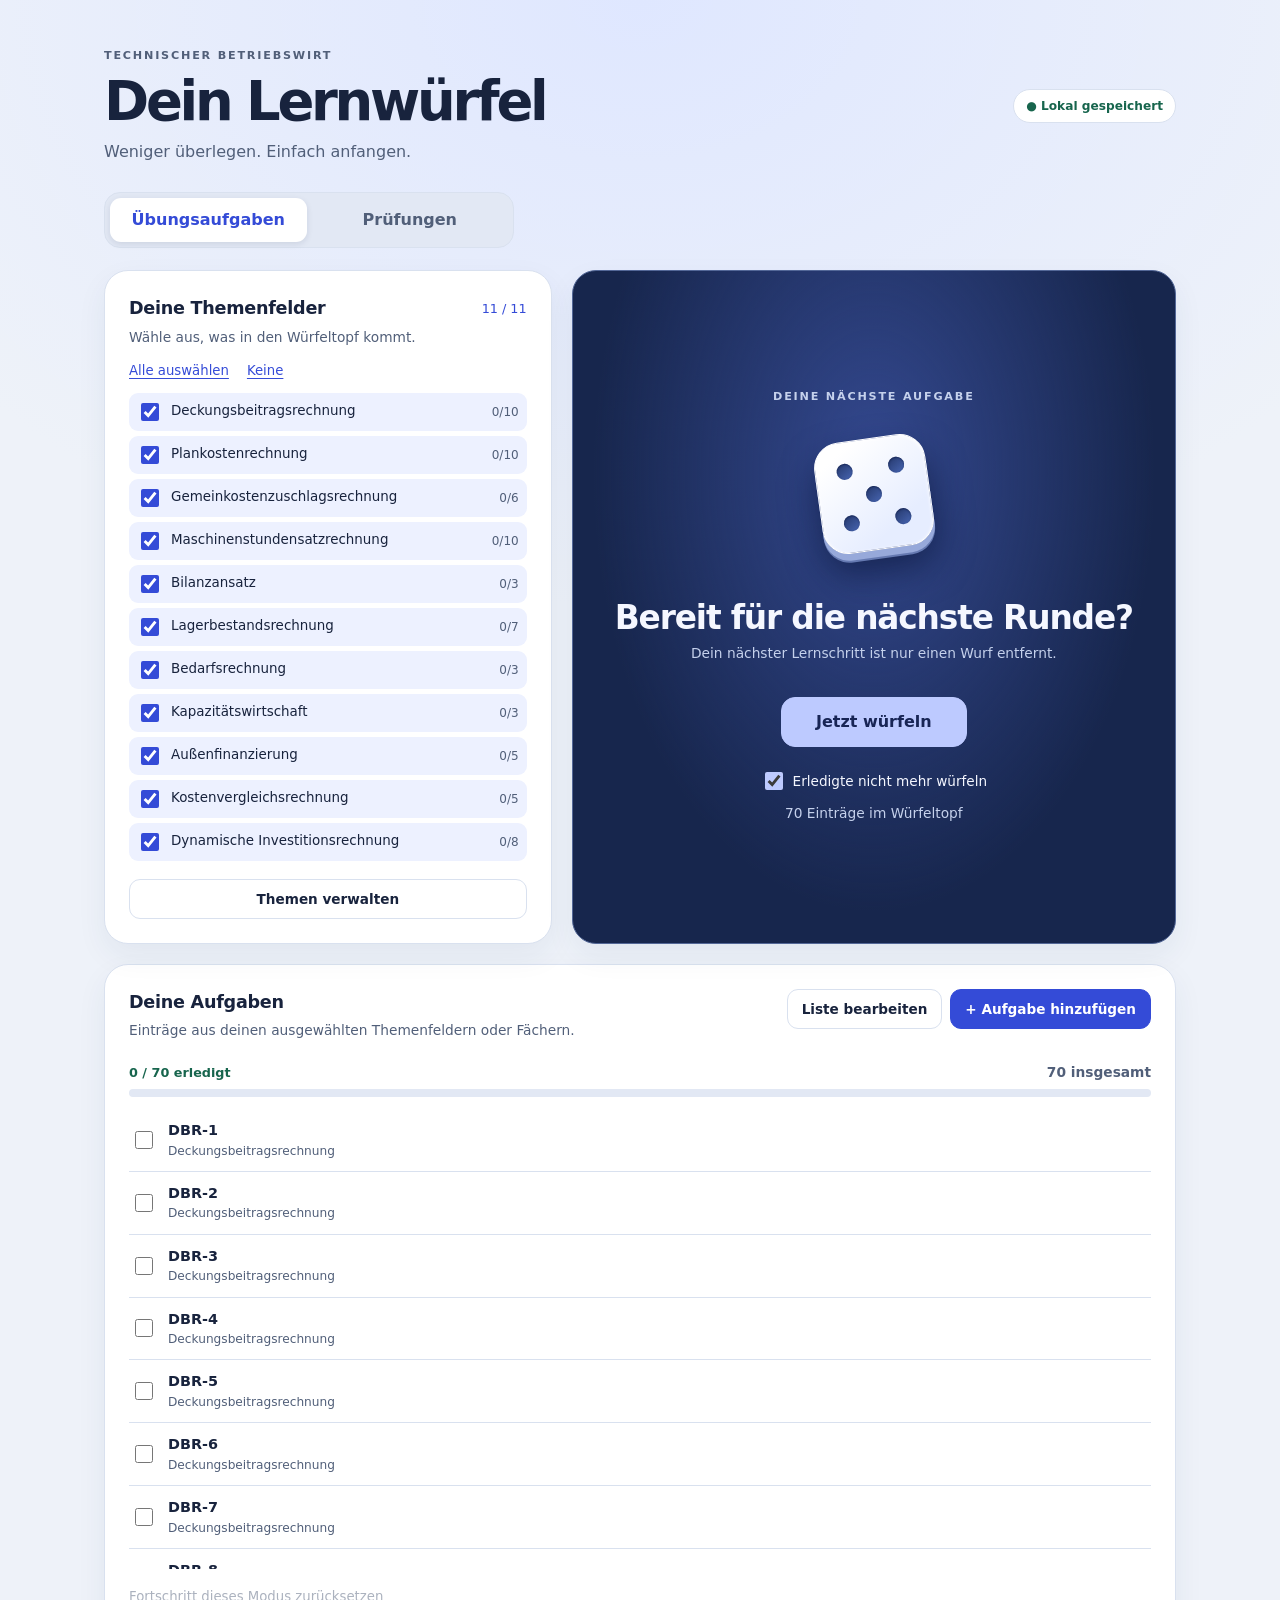
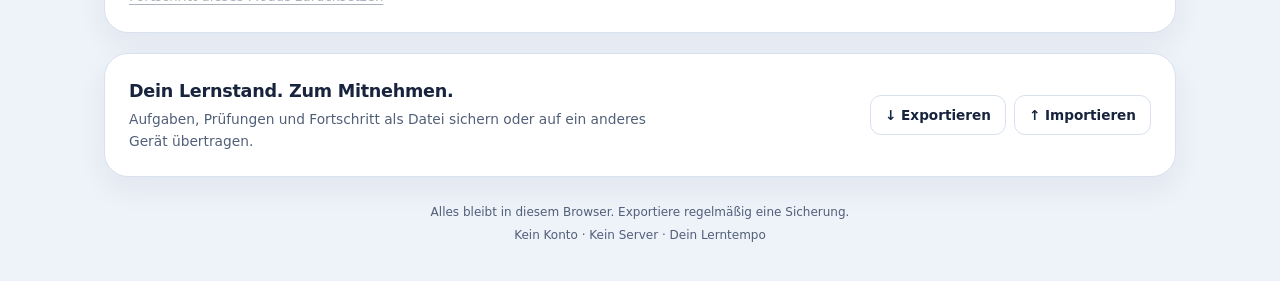
<file: index.html>
<!doctype html>
<html lang="de">
<head>
<meta charset="utf-8">
<meta name="viewport" content="width=device-width, initial-scale=1">
<meta name="description" content="Dein Lernwürfel für den Technischen Betriebswirt: Aufgaben und Prüfungen verwalten, auswählen und würfeln.">
<title>TBW · Lernwürfel</title>
<link rel="stylesheet" href="styles.css">
<script src="data.js" defer></script>
<script src="app.js" defer></script>
</head>
<body>
<main>
  <header class="header"><div><p class="eyebrow">TECHNISCHER BETRIEBSWIRT</p><h1>Dein Lernwürfel</h1><p class="subtitle">Weniger überlegen. Einfach anfangen.</p></div><span class="local-badge"><span aria-hidden="true">●</span> Lokal gespeichert</span></header>
  <p id="storageWarning" class="notice error" role="alert" hidden></p>
  <p id="message" class="notice" role="status" hidden></p>
  <nav class="mode-switch" aria-label="Würfelmodus"><button id="modeTasks" aria-pressed="true">Übungsaufgaben</button><button id="modeExams" aria-pressed="false">Prüfungen</button></nav>
  <div class="workspace">
    <section class="card selection" aria-labelledby="selectionTitle">
      <div class="section-head"><h2 id="selectionTitle">Deine Themenfelder</h2><span class="count" id="selectionCount"></span></div>
      <p class="hint">Wähle aus, was in den Würfeltopf kommt.</p>
      <div class="text-actions"><button id="selectAll" class="text-btn">Alle auswählen</button><button id="selectNone" class="text-btn">Keine</button></div>
      <div id="groups" class="group-options"></div>
      <button id="manageGroups" class="btn full">Themen verwalten</button>
    </section>
    <section class="card stage" aria-label="Würfel">
      <span class="eyebrow" id="stageMode">DEINE NÄCHSTE AUFGABE</span>
      <div class="die" id="die" aria-hidden="true"></div>
      <div id="result" class="result" role="status" aria-live="polite" aria-atomic="true"><p class="hint" id="resultGroup"></p><h2 id="resultTitle">Bereit für die nächste Runde?</h2><p class="hint" id="resultHint">Dein nächster Lernschritt ist nur einen Wurf entfernt.</p></div>
      <button class="btn primary roll-btn" id="roll">Jetzt würfeln</button>
      <button class="btn success" id="markDone" hidden>✓ Als erledigt markieren</button>
      <label class="skip-label"><input type="checkbox" id="skipDone" checked> Erledigte nicht mehr würfeln</label>
      <p id="poolCount" class="hint"></p>
    </section>
  </div>
  <section class="card library" aria-labelledby="listTitle">
    <div class="section-head library-head"><div><h2 id="listTitle">Deine Aufgaben</h2><p id="listHint" class="hint">Einträge aus deinen ausgewählten Themenfeldern.</p></div><div class="actions"><button id="manageToggle" class="btn" aria-pressed="false">Liste bearbeiten</button><button id="addEntry" class="btn primary">+ Aufgabe hinzufügen</button></div></div>
    <div class="progress-line"><span id="progress"></span><span id="totalCount" class="hint"></span></div><progress id="progressBar" value="0" max="70" aria-label="Fortschritt der angezeigten Einträge"></progress>
    <ul id="list" class="entry-list"></ul>
    <button id="reset" class="text-btn reset-btn">Fortschritt dieses Modus zurücksetzen</button>
  </section>
  <section class="backup card" aria-labelledby="backupTitle"><div><h2 id="backupTitle">Dein Lernstand. Zum Mitnehmen.</h2><p class="hint">Aufgaben, Prüfungen und Fortschritt als Datei sichern oder auf ein anderes Gerät übertragen.</p></div><div class="actions"><button id="export" class="btn">↓ Exportieren</button><button id="import" class="btn">↑ Importieren</button><input type="file" id="importFile" accept=".json,application/json" hidden></div></section>
  <footer>Alles bleibt in diesem Browser. Exportiere regelmäßig eine Sicherung.<br>Kein Konto · Kein Server · Dein Lerntempo</footer>
</main>
<dialog id="entryDialog" aria-labelledby="entryDialogTitle">
  <form id="entryForm"><div class="section-head"><h2 id="entryDialogTitle">Aufgabe hinzufügen</h2><button type="button" class="icon-btn" data-close="entryDialog" aria-label="Schließen">×</button></div>
    <input type="hidden" id="entryId"><label class="field"><span id="entryGroupLabel">Themenfeld</span><select id="entryGroup" required></select></label>
    <label class="field" id="taskFields">Aufgabenbezeichnung<input id="entryTitle" maxlength="250" required placeholder="z. B. DBR-11"></label>
    <div id="examFields" hidden><div class="form-row"><label class="field">Termin<input id="entryTerm" maxlength="80" placeholder="z. B. Frühjahr" list="terms"></label><label class="field year-field">Jahr<input id="entryYear" type="text" inputmode="numeric" pattern="[1-9][0-9]{3}" maxlength="4" placeholder="2024"></label></div><label class="field">Zusatz <span class="hint">optional</span><input id="entryNote" maxlength="500" placeholder="z. B. Nachprüfung"></label><datalist id="terms"><option value="Frühjahr"><option value="Herbst"></datalist><p class="hint" id="examPreview"></p></div>
    <p id="entryError" class="form-error" role="alert" hidden></p><div class="dialog-actions"><button type="button" class="btn" data-close="entryDialog">Abbrechen</button><button class="btn primary" type="submit">Speichern</button></div>
  </form>
</dialog>
<dialog id="groupsDialog" aria-labelledby="groupsDialogTitle"><div class="section-head"><h2 id="groupsDialogTitle">Themen verwalten</h2><button id="closeGroups" class="icon-btn" data-close="groupsDialog" aria-label="Schließen">×</button></div><p class="hint">Umbenennen erhält deine Einträge und deinen Fortschritt. Nur leere Bereiche lassen sich löschen.</p><ul id="groupList" class="group-list"></ul>
  <form id="groupForm"><input id="groupId" type="hidden"><label class="field" for="groupName" id="groupNameLabel">Neues Themenfeld</label><div class="input-action"><input id="groupName" required maxlength="250" placeholder="Bezeichnung eingeben"><button class="btn primary" id="saveGroup" type="submit">Hinzufügen</button></div><button id="cancelGroupEdit" class="text-btn" type="button" hidden>Umbenennen abbrechen</button><p id="groupError" class="form-error" role="alert" hidden></p></form>
</dialog>
<dialog id="confirmDialog" aria-labelledby="confirmTitle"><h2 id="confirmTitle">Bitte bestätigen</h2><p id="confirmText"></p><div class="dialog-actions"><button id="confirmCancel" class="btn">Abbrechen</button><button id="confirmOk" class="btn danger">Bestätigen</button></div></dialog>
<dialog id="importDialog" aria-labelledby="importTitle"><h2 id="importTitle">Sicherung importieren</h2><p id="importSummary"></p><p class="notice">Der Import ersetzt alle Aufgaben, Prüfungen, Einstellungen und Fortschritte in diesem Browser. Exportiere vorher deine aktuellen Daten.</p><button id="backupBeforeImport" class="btn">↓ Aktuellen Stand zuerst exportieren</button><label class="import-consent"><input id="importConsent" type="checkbox"> Ich möchte den aktuellen Datenbestand durch diese Sicherung ersetzen.</label><p id="importError" class="form-error" role="alert" hidden></p><div class="dialog-actions"><button class="btn" data-close="importDialog">Abbrechen</button><button id="confirmImport" class="btn primary" disabled>Sicherung übernehmen</button></div></dialog>
<noscript><p>Bitte JavaScript aktivieren, um den Lernwürfel zu verwenden.</p></noscript>
</body>
</html>
</file>
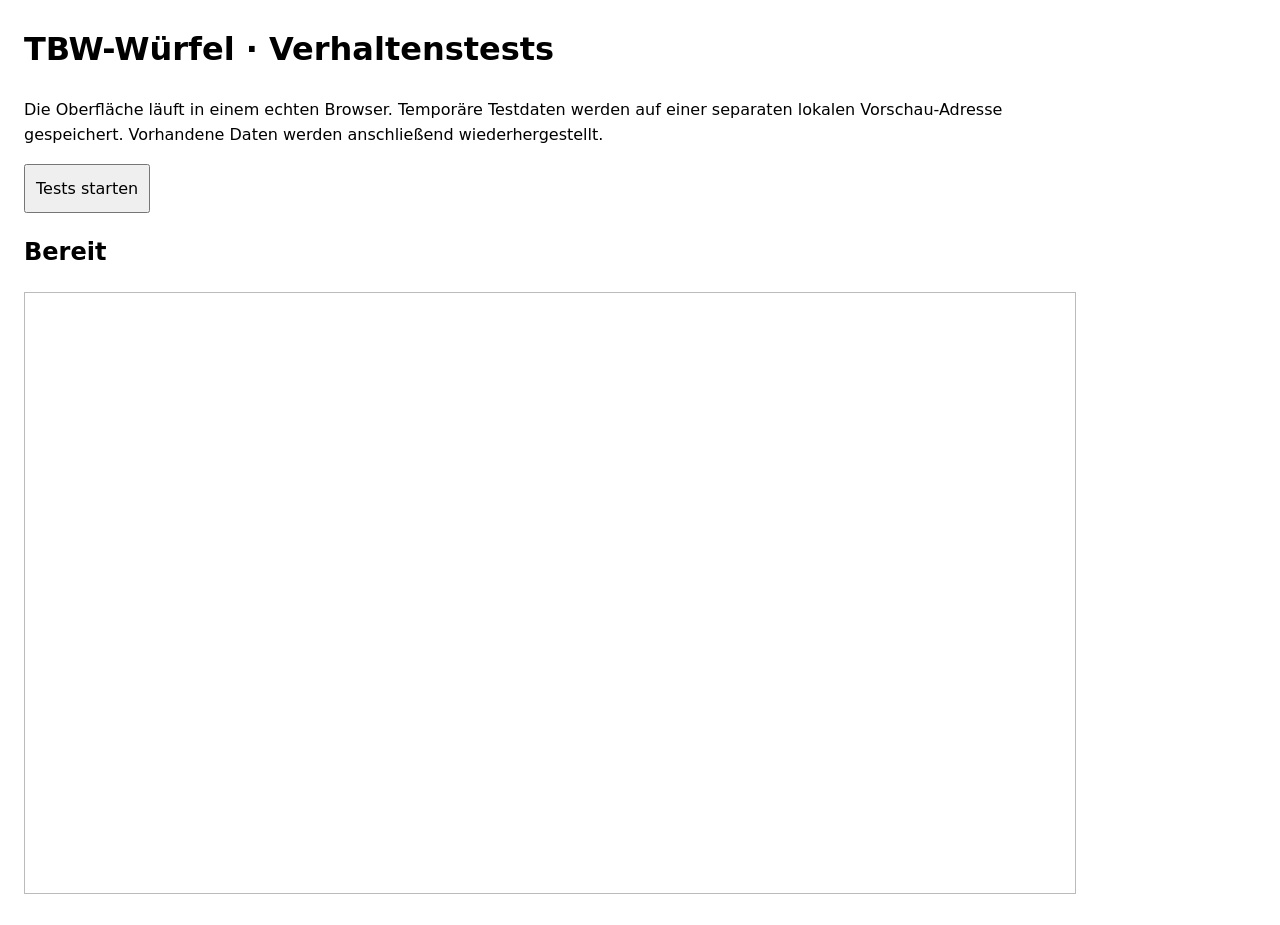
<file: tests/index.html>
<!doctype html><html lang="de"><meta charset="utf-8"><title>TBW-Würfel · Tests</title>
<style>body{font:16px/1.6 system-ui;margin:24px;max-width:1050px}li{padding:3px}.fail{color:#b21d32}.pass{color:#197644}iframe{width:100%;height:600px;border:1px solid #bbb}button{font:inherit;padding:10px}</style>
<h1>TBW-Würfel · Verhaltenstests</h1><p>Die Oberfläche läuft in einem echten Browser. Temporäre Testdaten werden auf einer separaten lokalen Vorschau-Adresse gespeichert. Vorhandene Daten werden anschließend wiederhergestellt.</p>
<button id="run">Tests starten</button><h2 id="summary">Bereit</h2><ul id="results"></ul><iframe id="app" title="Anwendung unter Test" src="about:blank"></iframe>
<script src="../data.js"></script><script src="data.test.js"></script><script src="ui.test.js"></script>
<script>
const run=document.getElementById('run'),frame=document.getElementById('app'),output=document.getElementById('results'),summary=document.getElementById('summary');
function render(results){output.replaceChildren();for(const r of results){const li=document.createElement('li');li.className=r.ok?'pass':'fail';li.textContent=(r.ok?'PASS: ':'FAIL: ')+r.name+(r.error?' – '+r.error:'');output.append(li);}summary.textContent=`${results.filter(r=>r.ok).length} / ${results.length} bestanden`;}
run.onclick=async()=>{run.disabled=true;const saved=localStorage.getItem('tbw-wuerfel-v1'),old=localStorage.getItem('aufgaben-wuerfel-erledigt');const data=runDataTests();render(data);try{localStorage.removeItem('tbw-wuerfel-v1');localStorage.removeItem('aufgaben-wuerfel-erledigt');await new Promise(r=>{frame.onload=r;frame.src='../index.html';});await runUITests(frame,r=>render([...data,...r]));}catch(e){render([...data,{ok:false,name:'Testlauf',error:e.message}]);}finally{if(saved===null)localStorage.removeItem('tbw-wuerfel-v1');else localStorage.setItem('tbw-wuerfel-v1',saved);if(old===null)localStorage.removeItem('aufgaben-wuerfel-erledigt');else localStorage.setItem('aufgaben-wuerfel-erledigt',old);run.disabled=false;}};
</script></html>
</file>
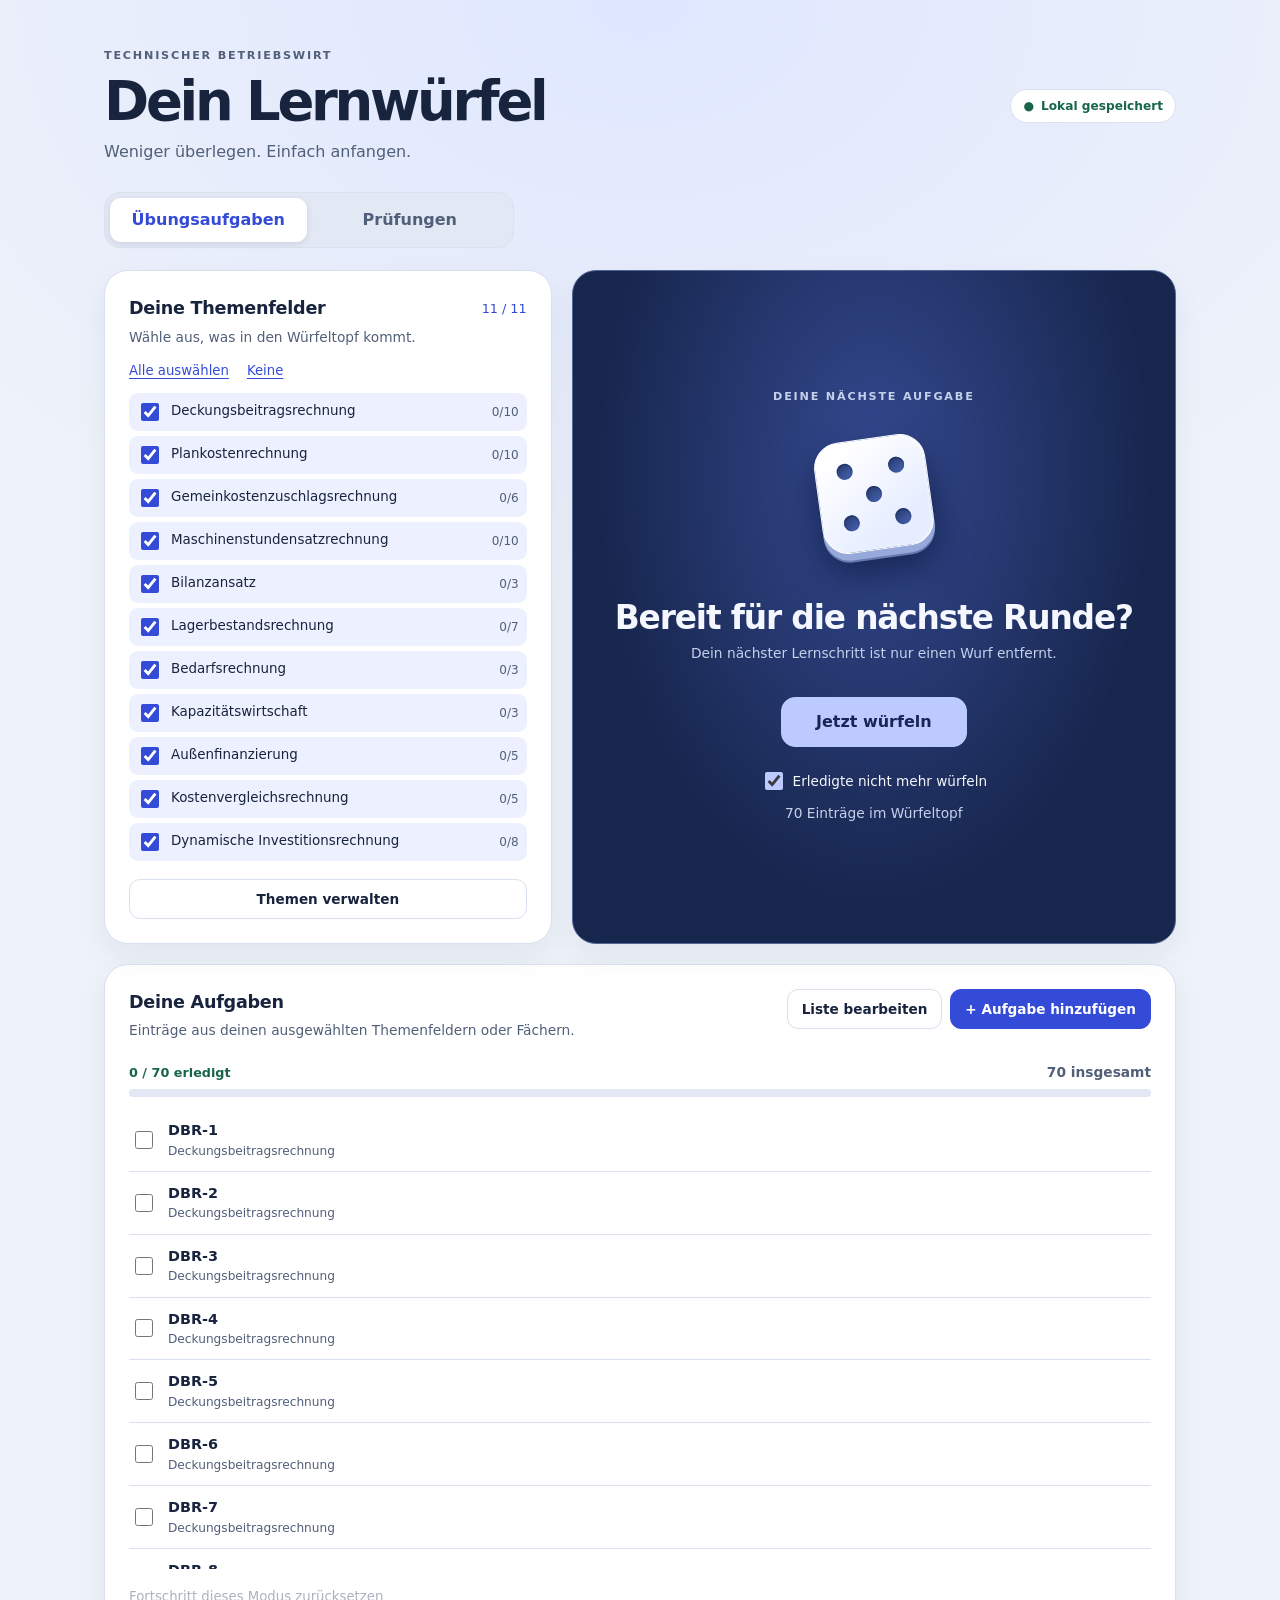
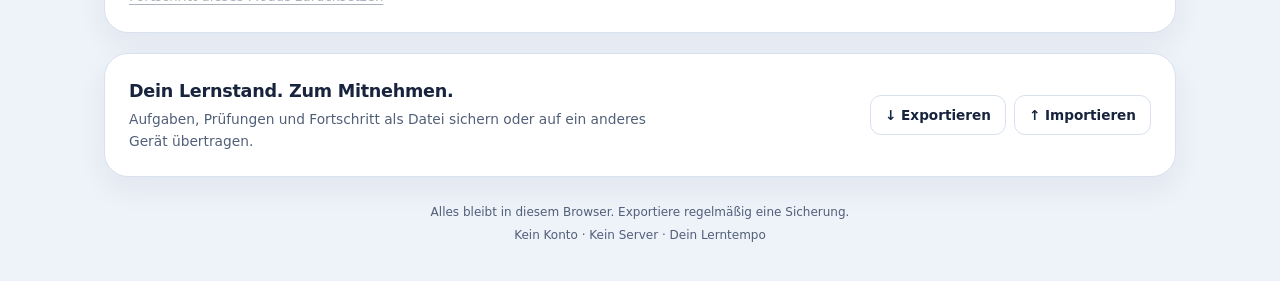
<file: TBW-Lernwuerfel.html>
<!doctype html>
<html lang="de">
<head>
<meta charset="utf-8">
<meta name="viewport" content="width=device-width, initial-scale=1">
<meta name="description" content="Dein Lernwürfel für den Technischen Betriebswirt: Aufgaben und Prüfungen verwalten, auswählen und würfeln.">
<title>TBW · Lernwürfel</title>
<style>
:root {
  color-scheme: light dark;
  --bg: #eef2f9;
  --card: #ffffff;
  --text: #18233d;
  --muted: #515f79;
  --accent: #344bd7;
  --accent-text: #fff;
  --border: #d9e1ef;
  --soft: #edf1ff;
  --done: #17654d;
  --danger: #a62d40;
  --shadow: 0 12px 30px #223b6510;
  --page-glow: #dfe7ff;
  --track: #e2e8f4;
}
@media(prefers-color-scheme:dark){:root{--bg:#0d1425;--card:#151f34;--text:#f0f4ff;--muted:#b0bdd5;--accent:#aebaff;--accent-text:#172456;--border:#303d59;--soft:#202d50;--done:#79dbb7;--danger:#ff9bac;--shadow:0 12px 32px #0003;--page-glow:#182848;--track:#202b43}}
*{box-sizing:border-box}body {
  margin: 0;
  min-height: 100vh;
  background: radial-gradient(ellipse 54rem 38rem at 50% 0, var(--page-glow), transparent), var(--bg);
  color: var(--text);
  font: 16px/1.5 system-ui, sans-serif;
}main {
  max-width: 1120px;
  margin: auto;
  padding: 48px 24px 24px;
}button,input,select{font:inherit}button{cursor:pointer}button:disabled{opacity:.48;cursor:default}input[type=checkbox]{accent-color:var(--accent);width:18px;height:18px;flex-shrink:0}button:focus-visible,input:focus-visible,select:focus-visible{outline:3px solid var(--accent);outline-offset:3px}[hidden]{display:none!important}h1,h2,p{margin:0}h1 {
  font-size: clamp(2rem, 5vw, 3.4rem);
  line-height: 1.05;
  letter-spacing: -.06em;
  margin: 8px 0 10px;
}h2{font-size:1.1rem;letter-spacing:-.015em}.header {
  display: flex;
  justify-content: space-between;
  align-items: center;
  flex-wrap: wrap;
  gap: 12px 20px;
  margin-bottom: 28px;
}.eyebrow{font-size:.7rem;font-weight:700;letter-spacing:.16em;color:var(--muted)}.subtitle,.hint{color:var(--muted)}.hint{font-size:.86rem;line-height:1.55}.local-badge {
  display: inline-flex;
  align-items: center;
  gap: 7px;
  font-size: .76rem;
  font-weight: 650;
  border: 1px solid var(--border);
  border-radius: 30px;
  padding: 7px 12px;
  color: var(--done);
  background: var(--card);
}.mode-switch {
  display: flex;
  gap: 5px;
  background: var(--track);
  padding: 5px;
  border: 1px solid var(--border);
  border-radius: 16px;
  max-width: 410px;
  margin-bottom: 22px;
}.mode-switch button {
  flex: 1;
  border: 0;
  background: transparent;
  color: var(--muted);
  font-weight: 650;
  min-height: 44px;
  padding: 8px;
  border-radius: 11px;
}.mode-switch button[aria-pressed=true] {
  background: var(--card);
  color: var(--accent);
  box-shadow: 0 2px 6px #101d401a;
}.workspace{display:grid;grid-template-columns:minmax(0,1fr) minmax(0,1.35fr);gap:20px;margin-bottom:20px}.card {
  background: var(--card);
  border: 1px solid var(--border);
  border-radius: 24px;
  padding: 24px;
  box-shadow: var(--shadow);
  min-width: 0;
}.section-head{display:flex;align-items:center;justify-content:space-between;gap:12px}.selection>.hint{margin-top:6px}.count{color:var(--accent);font-size:.8rem;white-space:nowrap}.text-actions{display:flex;gap:18px;margin:12px 0}.text-btn{border:0;padding:0;background:transparent;color:var(--accent);font-size:.83rem;text-decoration:underline;text-underline-offset:3px}.group-options {
  display: grid;
  gap: 5px;
  margin-bottom: 18px;
}.group-option {
  display: flex;
  align-items: center;
  gap: 9px;
  padding: 7px 8px;
  border-radius: 9px;
  cursor: pointer;
  font-size: .84rem;
}.group-name{flex:1;overflow-wrap:anywhere}.group-option:hover, .group-option:has(input:checked) { background: var(--soft); }
.group-count{color:var(--muted);font-variant-numeric:tabular-nums;font-size:.75rem}.btn {
  border: 1px solid var(--border);
  background: var(--card);
  color: var(--text);
  border-radius: 11px;
  padding: 9px 14px;
  min-height: 40px;
  font-weight: 650;
  font-size: .85rem;
  line-height: 1.5;
}.btn:hover:not(:disabled){border-color:var(--accent);color:var(--accent)}.btn.primary{background:var(--accent);color:var(--accent-text);border-color:var(--accent)}.btn.primary:hover:not(:disabled){filter:brightness(.94);color:var(--accent-text)}.btn.success{color:var(--done)}.btn.danger{color:var(--danger)}.btn.full{width:100%}.stage {
  color-scheme: dark;
  --text: #f5f7ff;
  --muted: #c5d1ec;
  --card: #1e2d55;
  --border: #536797;
  --accent: #bdcaff;
  --accent-text: #182555;
  --done: #9aebcd;
  display: flex;
  flex-direction: column;
  align-items: center;
  justify-content: center;
  text-align: center;
  gap: 18px;
  min-height: 490px;
  color: var(--text);
  background: radial-gradient(ellipse at 50% 30%, #344990 0, transparent 66%), #17264d;
}.die {
  width: 112px;
  height: 112px;
  background: linear-gradient(145deg, #fff 15%, #e6edff 75%);
  border: 1px solid #fff;
  border-radius: 26px;
  box-shadow: 0 7px 0 #97a9da, 0 9px 0 #6579b1, 0 20px 36px #091537aa, inset 0 1px 4px #fff;
  display: grid;
  grid-template: repeat(3, 1fr) / repeat(3, 1fr);
  padding: 16px;
  transform: rotate(-8deg);
  margin: 14px 0 11px;
}.pip {
  width: 16px;
  height: 16px;
  border-radius: 50%;
  background: linear-gradient(145deg, #25386c, #4765b1);
  box-shadow: inset 0 1px 2px #0e1a46a8;
  place-self: center;
  visibility: hidden;
}.pip.on{visibility:visible}.die.rolling{animation:roll .5s ease-in-out infinite}@keyframes roll{0%{transform:rotate(-8deg)}50%{transform:rotate(172deg) scale(.9)}100%{transform:rotate(352deg)}}.result{min-height:100px;display:flex;flex-direction:column;justify-content:center;gap:5px;max-width:100%;overflow-wrap:anywhere}.result h2 {
  font-size: clamp(1.45rem, 3vw, 2.05rem);
  line-height: 1.16;
  letter-spacing: -.035em;
}.roll-btn {
  font-size: 1rem;
  padding: 12px 34px;
  border-radius: 14px;
  min-height: 48px;
}.skip-label {
  display: flex;
  align-items: center;
  gap: 7px;
  min-height: 32px;
  font-size: .85rem;
  cursor: pointer;
}.stage #poolCount{margin-top:-12px}.library{margin-bottom:20px}.actions{display:flex;gap:8px;flex-wrap:wrap}.library-head{align-items:flex-start}.library-head .hint{margin-top:5px}.progress-line{display:flex;justify-content:space-between;align-items:center;gap:10px;margin:20px 0 6px;font-size:.8rem;font-weight:600;color:var(--done)}progress {
  width: 100%;
  height: 8px;
  display: block;
  border: 0;
  appearance: none;
  accent-color: var(--done);
  background: var(--track);
  border-radius: 10px;
  overflow: hidden;
}progress::-webkit-progress-bar{background:var(--track)}progress::-webkit-progress-value{background:var(--done)}progress::-moz-progress-bar{background:var(--done)}ul{list-style:none;margin:0;padding:0}.entry-list{margin-top:12px;max-height:460px;overflow:auto;scrollbar-width:thin}.entry-list li{display:flex;gap:10px;align-items:center;justify-content:space-between;border-bottom:1px solid var(--border);padding:11px 2px}.entry-list li:hover { background: var(--soft); }
.entry-label{display:flex;gap:12px;align-items:center;cursor:pointer;min-width:0;flex:1}.entry-copy{display:flex;flex-direction:column;overflow-wrap:anywhere;min-width:0}.entry-title{font-weight:600;font-size:.9rem}.entry-meta{font-size:.76rem;color:var(--muted)}li.done .entry-title{text-decoration:line-through;color:var(--muted)}.row-actions{display:flex;gap:5px;flex-shrink:0}.row-actions .btn{font-size:.78rem;padding:5px 9px;min-height:32px}.empty{color:var(--muted);padding:24px 0!important;font-size:.9rem;display:block!important}.reset-btn{margin-top:18px;color:var(--muted)}.backup{display:flex;justify-content:space-between;align-items:center;gap:24px}.backup .hint{margin-top:5px;max-width:550px}.backup .actions{flex-shrink:0}footer{font-size:.75rem;text-align:center;line-height:1.9;color:var(--muted);padding:24px 0 10px}.notice{padding:12px 16px;border-radius:10px;background:var(--soft);font-size:.85rem;margin-bottom:18px;overflow-wrap:anywhere}.error,.form-error{color:var(--danger)}.error{border:1px solid var(--danger)}dialog{border:1px solid var(--border);background:var(--card);color:var(--text);border-radius:20px;padding:26px;width:min(540px,calc(100vw - 32px));max-height:85vh;box-shadow:0 24px 80px #0003}dialog::backdrop{background:#11182788;backdrop-filter:blur(3px)}dialog>p,dialog>.hint{margin:12px 0}dialog h2{font-size:1.25rem}.icon-btn{border:0;background:transparent;color:var(--muted);font-size:1.5rem;padding:0 5px}.field{display:flex;flex-direction:column;gap:6px;font-size:.85rem;font-weight:600;margin-top:18px}input:not([type=checkbox]):not([type=hidden]):not([type=file]),select{background:var(--bg);color:var(--text);border:1px solid var(--border);padding:10px 12px;border-radius:9px;width:100%;min-width:0}select{max-width:100%}.form-row{display:flex;gap:14px}.form-row .field{flex:1}.form-row .year-field{flex:0 0 115px}.dialog-actions{display:flex;justify-content:flex-end;gap:10px;flex-wrap:wrap;margin-top:24px}.form-error{font-size:.85rem;margin-top:12px}.group-list{max-height:290px;overflow:auto;margin-top:14px}.group-list li{padding:12px 0;border-bottom:1px solid var(--border);display:flex;gap:12px;align-items:center;justify-content:space-between}.group-list li>span{overflow-wrap:anywhere;min-width:0;font-size:.86rem}.input-action{display:flex;gap:8px;margin-top:6px}.import-consent{display:flex;gap:10px;margin-top:20px;font-size:.88rem}.import-consent input{margin-top:3px}#examPreview{margin-top:14px}#cancelGroupEdit{margin-top:12px}
@media(max-width:740px){main{padding:24px 16px}.header{align-items:flex-start}.workspace{grid-template-columns:1fr}.stage{grid-row:1;min-height:420px}.group-options{grid-template-columns:repeat(2,minmax(0,1fr));gap:2px 14px}.library-head{flex-direction:column}.backup{flex-direction:column;align-items:flex-start}.card{padding:20px}.entry-list li{flex-wrap:wrap}.entry-label{min-width:min(180px,100%)}.row-actions{margin-left:auto}.group-list li{flex-wrap:wrap}.form-row{gap:10px}.selection{order:2}}
@media(max-width:400px){.group-options{grid-template-columns:1fr}.actions .btn{padding:8px 10px;font-size:.8rem}dialog{padding:20px}.input-action{flex-wrap:wrap}}
@media(prefers-reduced-motion:reduce){*,*::before,*::after{animation:none!important;scroll-behavior:auto!important}}

</style>


</head>
<body>
<main>
  <header class="header"><div><p class="eyebrow">TECHNISCHER BETRIEBSWIRT</p><h1>Dein Lernwürfel</h1><p class="subtitle">Weniger überlegen. Einfach anfangen.</p></div><span class="local-badge"><span aria-hidden="true">●</span> Lokal gespeichert</span></header>
  <p id="storageWarning" class="notice error" role="alert" hidden></p>
  <p id="message" class="notice" role="status" hidden></p>
  <nav class="mode-switch" aria-label="Würfelmodus"><button id="modeTasks" aria-pressed="true">Übungsaufgaben</button><button id="modeExams" aria-pressed="false">Prüfungen</button></nav>
  <div class="workspace">
    <section class="card selection" aria-labelledby="selectionTitle">
      <div class="section-head"><h2 id="selectionTitle">Deine Themenfelder</h2><span class="count" id="selectionCount"></span></div>
      <p class="hint">Wähle aus, was in den Würfeltopf kommt.</p>
      <div class="text-actions"><button id="selectAll" class="text-btn">Alle auswählen</button><button id="selectNone" class="text-btn">Keine</button></div>
      <div id="groups" class="group-options"></div>
      <button id="manageGroups" class="btn full">Themen verwalten</button>
    </section>
    <section class="card stage" aria-label="Würfel">
      <span class="eyebrow" id="stageMode">DEINE NÄCHSTE AUFGABE</span>
      <div class="die" id="die" aria-hidden="true"></div>
      <div id="result" class="result" role="status" aria-live="polite" aria-atomic="true"><p class="hint" id="resultGroup"></p><h2 id="resultTitle">Bereit für die nächste Runde?</h2><p class="hint" id="resultHint">Dein nächster Lernschritt ist nur einen Wurf entfernt.</p></div>
      <button class="btn primary roll-btn" id="roll">Jetzt würfeln</button>
      <button class="btn success" id="markDone" hidden>✓ Als erledigt markieren</button>
      <label class="skip-label"><input type="checkbox" id="skipDone" checked> Erledigte nicht mehr würfeln</label>
      <p id="poolCount" class="hint"></p>
    </section>
  </div>
  <section class="card library" aria-labelledby="listTitle">
    <div class="section-head library-head"><div><h2 id="listTitle">Deine Aufgaben</h2><p id="listHint" class="hint">Einträge aus deinen ausgewählten Themenfeldern.</p></div><div class="actions"><button id="manageToggle" class="btn" aria-pressed="false">Liste bearbeiten</button><button id="addEntry" class="btn primary">+ Aufgabe hinzufügen</button></div></div>
    <div class="progress-line"><span id="progress"></span><span id="totalCount" class="hint"></span></div><progress id="progressBar" value="0" max="70" aria-label="Fortschritt der angezeigten Einträge"></progress>
    <ul id="list" class="entry-list"></ul>
    <button id="reset" class="text-btn reset-btn">Fortschritt dieses Modus zurücksetzen</button>
  </section>
  <section class="backup card" aria-labelledby="backupTitle"><div><h2 id="backupTitle">Dein Lernstand. Zum Mitnehmen.</h2><p class="hint">Aufgaben, Prüfungen und Fortschritt als Datei sichern oder auf ein anderes Gerät übertragen.</p></div><div class="actions"><button id="export" class="btn">↓ Exportieren</button><button id="import" class="btn">↑ Importieren</button><input type="file" id="importFile" accept=".json,application/json" hidden></div></section>
  <footer>Alles bleibt in diesem Browser. Exportiere regelmäßig eine Sicherung.<br>Kein Konto · Kein Server · Dein Lerntempo</footer>
</main>
<dialog id="entryDialog" aria-labelledby="entryDialogTitle">
  <form id="entryForm"><div class="section-head"><h2 id="entryDialogTitle">Aufgabe hinzufügen</h2><button type="button" class="icon-btn" data-close="entryDialog" aria-label="Schließen">×</button></div>
    <input type="hidden" id="entryId"><label class="field"><span id="entryGroupLabel">Themenfeld</span><select id="entryGroup" required></select></label>
    <label class="field" id="taskFields">Aufgabenbezeichnung<input id="entryTitle" maxlength="250" required placeholder="z. B. DBR-11"></label>
    <div id="examFields" hidden><div class="form-row"><label class="field">Termin<input id="entryTerm" maxlength="80" placeholder="z. B. Frühjahr" list="terms"></label><label class="field year-field">Jahr<input id="entryYear" type="text" inputmode="numeric" pattern="[1-9][0-9]{3}" maxlength="4" placeholder="2024"></label></div><label class="field">Zusatz <span class="hint">optional</span><input id="entryNote" maxlength="500" placeholder="z. B. Nachprüfung"></label><datalist id="terms"><option value="Frühjahr"><option value="Herbst"></datalist><p class="hint" id="examPreview"></p></div>
    <p id="entryError" class="form-error" role="alert" hidden></p><div class="dialog-actions"><button type="button" class="btn" data-close="entryDialog">Abbrechen</button><button class="btn primary" type="submit">Speichern</button></div>
  </form>
</dialog>
<dialog id="groupsDialog" aria-labelledby="groupsDialogTitle"><div class="section-head"><h2 id="groupsDialogTitle">Themen verwalten</h2><button id="closeGroups" class="icon-btn" data-close="groupsDialog" aria-label="Schließen">×</button></div><p class="hint">Umbenennen erhält deine Einträge und deinen Fortschritt. Nur leere Bereiche lassen sich löschen.</p><ul id="groupList" class="group-list"></ul>
  <form id="groupForm"><input id="groupId" type="hidden"><label class="field" for="groupName" id="groupNameLabel">Neues Themenfeld</label><div class="input-action"><input id="groupName" required maxlength="250" placeholder="Bezeichnung eingeben"><button class="btn primary" id="saveGroup" type="submit">Hinzufügen</button></div><button id="cancelGroupEdit" class="text-btn" type="button" hidden>Umbenennen abbrechen</button><p id="groupError" class="form-error" role="alert" hidden></p></form>
</dialog>
<dialog id="confirmDialog" aria-labelledby="confirmTitle"><h2 id="confirmTitle">Bitte bestätigen</h2><p id="confirmText"></p><div class="dialog-actions"><button id="confirmCancel" class="btn">Abbrechen</button><button id="confirmOk" class="btn danger">Bestätigen</button></div></dialog>
<dialog id="importDialog" aria-labelledby="importTitle"><h2 id="importTitle">Sicherung importieren</h2><p id="importSummary"></p><p class="notice">Der Import ersetzt alle Aufgaben, Prüfungen, Einstellungen und Fortschritte in diesem Browser. Exportiere vorher deine aktuellen Daten.</p><button id="backupBeforeImport" class="btn">↓ Aktuellen Stand zuerst exportieren</button><label class="import-consent"><input id="importConsent" type="checkbox"> Ich möchte den aktuellen Datenbestand durch diese Sicherung ersetzen.</label><p id="importError" class="form-error" role="alert" hidden></p><div class="dialog-actions"><button class="btn" data-close="importDialog">Abbrechen</button><button id="confirmImport" class="btn primary" disabled>Sicherung übernehmen</button></div></dialog>
<noscript><p>Bitte JavaScript aktivieren, um den Lernwürfel zu verwenden.</p></noscript>
<script>
/* Pure data model; deliberately usable without a server or module loader. */
(function () {
  'use strict';
  const MODES = ['tasks', 'exams'];
  const MAX_BYTES = 5 * 1024 * 1024;
  function byteLength(value) {
    let size=0;
    for(const char of value) {const point=char.codePointAt(0);size+=point>0xffff?4:point>0x7ff?3:point>0x7f?2:1;}
    return size;
  }
  const DEFAULTS = [
    ['Deckungsbeitragsrechnung','DBR',10], ['Plankostenrechnung','PKR',10],
    ['Gemeinkostenzuschlagsrechnung','GKZ',6], ['Maschinenstundensatzrechnung','MSZ',10],
    ['Bilanzansatz','BilAn',3], ['Lagerbestandsrechnung','MBLBR',7], ['Bedarfsrechnung','BR',3],
    ['Kapazitätswirtschaft','KW',3], ['Außenfinanzierung','AF',5],
    ['Kostenvergleichsrechnung','KVR',5], ['Dynamische Investitionsrechnung','DIR',8]
  ];
  const fail = message => { throw new Error(message); };
  const clone = value => JSON.parse(JSON.stringify(value));
  const normalized = value => value.trim().toLocaleLowerCase('de');
  function object(value, fields, label) {
    if (!value || typeof value !== 'object' || Array.isArray(value)) fail(`${label}: Objekt erwartet.`);
    if (Object.keys(value).length !== fields.length || fields.some(f => !Object.hasOwn(value,f))) fail(`${label}: Felder fehlen oder sind unbekannt.`);
  }
  function text(value, label, max = 250, optional = false) {
    if (typeof value !== 'string' || value.length > max || (!optional && !value.trim())) fail(`${label}: gültigen Text mit höchstens ${max} Zeichen eingeben.`);
  }
  function array(value, label, max = 10000) {
    if (!Array.isArray(value) || value.length > max) fail(`${label}: Liste mit höchstens ${max} Einträgen erwartet.`);
  }
  function validateState(s) {
    object(s,['format','version','mode','collections'],'Sicherung');
    if (s.format !== 'tbw-wuerfel' || s.version !== 1) fail('Unbekanntes Dateiformat oder nicht unterstützte Version.');
    if (!MODES.includes(s.mode)) fail('Ungültiger Würfelmodus.');
    object(s.collections, MODES, 'Bereiche');
    const ids = new Set();
    const id = value => { text(value,'ID',120); if (ids.has(value)) fail('Doppelte ID in der Sicherung.'); ids.add(value); };
    for (const mode of MODES) {
      const c = s.collections[mode];
      object(c,['groups','entries','selected','done','skipDone'],mode);
      for (const field of ['groups','entries','selected','done']) array(c[field],field);
      if (typeof c.skipDone !== 'boolean') fail('Ungültige Einstellung für erledigte Einträge.');
      const groupIds = new Set(), entryIds = new Set(), groupNames = new Set(), entryNames = new Set();
      for (const g of c.groups) {
        object(g,['id','name'],'Fach/Thema'); id(g.id); text(g.name,'Fach/Thema');
        const name = normalized(g.name); if (groupNames.has(name)) fail('Dieses Fach/Thema gibt es bereits.');
        groupNames.add(name); groupIds.add(g.id);
      }
      for (const e of c.entries) {
        object(e,mode === 'tasks' ? ['id','groupId','title'] : ['id','groupId','term','year','note'],'Eintrag');
        id(e.id); if (!groupIds.has(e.groupId)) fail('Ein Eintrag verweist auf ein unbekanntes Fach/Thema.');
        if (mode === 'tasks') text(e.title,'Aufgabenbezeichnung');
        else {
          text(e.term,'Prüfungstermin',80); text(e.note,'Zusatz',500,true);
          if (typeof e.year !== 'string' || !/^[1-9][0-9]{3}$/.test(e.year)) fail('Das Prüfungsjahr muss vierstellig sein (1000–9999).');
        }
        const name = JSON.stringify(mode === 'tasks' ? [e.groupId,normalized(e.title)] : [e.groupId,normalized(e.term),e.year,normalized(e.note)]);
        if (entryNames.has(name)) fail('Diesen Eintrag gibt es in diesem Fach/Thema bereits.');
        entryNames.add(name); entryIds.add(e.id);
      }
      for (const [field,allowed] of [['selected',groupIds],['done',entryIds]]) {
        const seen = new Set();
        for (const ref of c[field]) {
          if (!allowed.has(ref) || seen.has(ref)) fail(`Ungültige oder doppelte Referenz: ${field}.`);
          seen.add(ref);
        }
      }
    }
    // Bound the canonical export, not just the input file. Every accepted state
    // must also remain reloadable and restorable after JSON formatting.
    const canonical=JSON.stringify(s,null,2);
    if(canonical.length>MAX_BYTES || byteLength(canonical)>MAX_BYTES) fail('Der Datenbestand ist zu groß für eine wiederherstellbare Sicherung (maximal 5 MB). Bitte weniger Einträge oder kürzere Texte verwenden.');
    return s;
  }
  function createInitialState(legacyDone = []) {
    const empty = () => ({groups:[],entries:[],selected:[],done:[],skipDone:true});
    const s = {format:'tbw-wuerfel',version:1,mode:'tasks',collections:{tasks:empty(),exams:empty()}};
    const old = new Set(Array.isArray(legacyDone) ? legacyDone.filter(x=>typeof x==='string') : []);
    const c = s.collections.tasks;
    for (const [name,short,count] of DEFAULTS) {
      const groupId = `topic-${short}`; c.groups.push({id:groupId,name}); c.selected.push(groupId);
      for (let i=1;i<=count;i++) {
        const title=`${short}-${i}`, entryId=`task-${title}`;
        c.entries.push({id:entryId,groupId,title}); if(old.has(`${name}|${title}`)) c.done.push(entryId);
      }
    }
    return validateState(s);
  }
  function collection(s, mode) { if (!MODES.includes(mode)) fail('Ungültiger Modus.'); return s.collections[mode]; }
  function change(s, mode, action) { const next = clone(s); action(collection(next,mode)); return validateState(next); }
  function getCandidates(s, mode) {
    const c=collection(s,mode), selected=new Set(c.selected), done=new Set(c.done);
    return c.entries.filter(e=>selected.has(e.groupId) && (!c.skipDone || !done.has(e.id)));
  }
  function editGroup(s,mode,group) {
    return change(s,mode,c=>{
      const value={id:group.id,name:typeof group.name==='string'?group.name.trim():group.name};
      const index=c.groups.findIndex(g=>g.id===group.id);
      if(index<0) { c.groups.push(value); c.selected.push(value.id); } else c.groups[index]=value;
    });
  }
  function editEntry(s,mode,entry) {
    return change(s,mode,c=>{
      const value=mode==='tasks'?{id:entry.id,groupId:entry.groupId,title:entry.title?.trim()}:
        {id:entry.id,groupId:entry.groupId,term:entry.term?.trim(),year:entry.year,note:entry.note?.trim()};
      const index=c.entries.findIndex(e=>e.id===entry.id);
      if(index<0) c.entries.push(value); else c.entries[index]=value;
    });
  }
  function removeGroup(s,mode,id) {
    return change(s,mode,c=>{
      if(c.entries.some(e=>e.groupId===id)) fail('Dieses Fach/Thema enthält noch Einträge. Diese zuerst löschen oder einem anderen Bereich zuordnen.');
      c.groups=c.groups.filter(g=>g.id!==id);c.selected=c.selected.filter(x=>x!==id);
    });
  }
  function removeEntry(s,mode,id) { return change(s,mode,c=>{c.entries=c.entries.filter(e=>e.id!==id);c.done=c.done.filter(x=>x!==id);}); }
  function setDone(s,mode,id,done) { return change(s,mode,c=>{c.done=c.done.filter(x=>x!==id);if(done)c.done.push(id);}); }
  function entryLabel(s,mode,e) {
    if(mode==='tasks') return e.title;
    const group=collection(s,mode).groups.find(g=>g.id===e.groupId);
    return `${group.name} – ${e.term} ${e.year}${e.note?' · '+e.note:''}`;
  }
  function choose(pool,lastId,random=Math.random) {
    if(!pool.length) return null;
    const filtered=pool.length>1?pool.filter(e=>e.id!==lastId):pool;
    return filtered[Math.floor(random()*filtered.length)];
  }
  function exportState(s) { return JSON.stringify(validateState(s),null,2); }
  function importState(json) {
    if(typeof json!=='string' || json.length>MAX_BYTES || byteLength(json)>MAX_BYTES) fail('Die Sicherung ist zu groß (maximal 5 MB).');
    let s; try { s=JSON.parse(json); } catch { fail('Die Datei enthält kein gültiges JSON.'); }
    return validateState(s);
  }
  globalThis.TBW={createInitialState,validateState,getCandidates,editGroup,editEntry,removeGroup,removeEntry,setDone,entryLabel,choose,exportState,importState};
})();

</script>
<script>
(function () {
  'use strict';
  const D=globalThis.TBW, $=id=>document.getElementById(id), STORE='tbw-wuerfel-v1', LEGACY='aufgaben-wuerfel-erledigt';
  const PIPS={1:[4],2:[0,8],3:[0,4,8],4:[0,2,6,8],5:[0,2,4,6,8],6:[0,2,3,5,6,8]};
  const SAYINGS=[
  "Leider Schade, hätte ja schöner sein können",
  "Wenn du das blickst, dann blickst du immer noch nicht den Lagerbestand.",
  "Glückwunsch, du hast gewonnen. Die Aufgabe hat trotzdem keine Lust auf dich.",
  "Tja, so ist das Leben. Und die Aufgabe",
  "Schicksal entschieden, Ausreden gestrichen",
  "Der Würfel lügt nicht, auch wenn du es dir anders gewünscht hättest",
  "Keine Sorge, schlimmer geht's noch",
  "Das war's, mehr Glück hattest du nicht verdient",
  "Willkommen in der Realität, Abteilung Fertigung",
  "Nicht meine Schuld, frag den Würfel",
  "Überraschung. Keine gute",
  "Hättste halt besser gewürfelt.",
  "Es hätte schlimmer kommen können. Ist es aber nicht",
  "Zufall nennt man das. Pech wäre das falsche Wort. Oder doch nicht.",
  "Du wolltest Abwechslung, hier ist sie.",
  "Kein Backup-Plan, nur diese Aufgabe.",
  "Egal wie Scheiße du bist! Die IHK ist schlimmer",
];
  let state, storageBlocked=false, manage=false, current=null, last={tasks:null,exams:null}, rolling=null, pendingImport=null, confirmAction=null;
  const copy=s=>JSON.parse(JSON.stringify(s));
  const c=()=>state.collections[state.mode];
  const isExam=()=>state.mode==='exams';
  const noun=()=>isExam()?'Prüfung':'Aufgabe';
  const groupNoun=()=>isExam()?'Fach':'Themenfeld';
  function el(tag,text,className) { const node=document.createElement(tag);if(text!==undefined)node.textContent=text;if(className)node.className=className;return node; }
  function button(text,action,className='btn') {const b=el('button',text,className);b.type='button';b.onclick=action;return b;}
  function errorAt(id,error) {$(id).textContent=error.message||String(error);$(id).hidden=false;}
  function notify(text) {$('message').textContent=text;$('message').hidden=false;}
  function storageError(text) {$('storageWarning').textContent=text;$('storageWarning').hidden=false;document.querySelector('.local-badge').textContent='! Nicht dauerhaft gespeichert';}
  function save() {
    if(storageBlocked)return;
    try {localStorage.setItem(STORE,D.exportState(state));$('storageWarning').hidden=true;document.querySelector('.local-badge').textContent='● Lokal gespeichert';}
    catch {storageError('Deine Änderungen sind nur für diese Sitzung verfügbar: Der Browser konnte sie nicht speichern. Bitte exportiere jetzt eine Sicherung.');}
  }
  function load() {
    try {
      const groupDraftKey = 'tbw-group-draft-v1';
      const groupDraft = localStorage.getItem(groupDraftKey);
      if (groupDraft !== null) {
        try {
          state = D.validateState(JSON.parse(groupDraft).state);
        } catch {
          notify('Der frühere Gruppenentwurf konnte nicht gelesen werden. Der lokale Lernstand wird geladen.');
        }
        if (state) {
          try {
            localStorage.setItem(STORE, D.exportState(state));
            localStorage.removeItem(groupDraftKey);
          } catch {
            storageError('Der Browser konnte den früheren Gruppenentwurf nicht dauerhaft übernehmen. Bitte exportiere eine Sicherung.');
          }
          return;
        }
      }
      const raw=localStorage.getItem(STORE);
      if(raw!==null) {state=D.importState(raw);return;}
      let legacy=[];const old=localStorage.getItem(LEGACY);
      if(old!==null) {try {legacy=JSON.parse(old);} catch {notify('Der alte Erledigt-Status konnte nicht gelesen werden. Die ursprünglichen Daten bleiben erhalten.');}}
      state=D.createInitialState(legacy);save();
    } catch {
      state=D.createInitialState();storageBlocked=true;
      storageError('Gespeicherte Daten konnten nicht gelesen werden. Sie werden nicht überschrieben. Angezeigt wird ein vorläufiger Ausgangsstand; Änderungen bleiben nur in dieser Sitzung. Importiere eine gültige Sicherung zur Wiederherstellung.');
    }
  }
  function cancelRoll() {if(rolling!==null){clearInterval(rolling);rolling=null;}$('die').classList.remove('rolling');}
  function commit(next,{keepResult=false,replaceStorage=false}={}) {
    D.validateState(next);cancelRoll();state=next;
    if(!keepResult)current=null;
    if(replaceStorage)storageBlocked=false;
    save();render();
  }
  function update(action) {const next=copy(state);action(next.collections[next.mode]);commit(next);}
  function showDialog(id) {if(!$(id).open)$(id).showModal();}
  function closeDialog(id) {$(id).close();}
  function confirm(title,text,action) { $('confirmTitle').textContent=title;$('confirmText').textContent=text;confirmAction=action;showDialog('confirmDialog');$('confirmCancel').focus(); }
  function eyes(n) {[...$('die').children].forEach((p,i)=>p.classList.toggle('on',PIPS[n].includes(i)));}
  function resetResult() {
    $('resultGroup').textContent='';$('resultTitle').textContent='Bereit für die nächste Runde?';
    $('resultHint').textContent=!c().groups.length?`Lege zuerst ein ${groupNoun()} und eine ${noun()} an.`:
      !c().selected.length?'Wähle mindestens ein Themenfeld oder Fach aus.':
      !D.getCandidates(state,state.mode).length?'Keine offenen Einträge verfügbar. Passe die Auswahl an oder schließe Erledigte ein.':'Dein nächster Lernschritt ist nur einen Wurf entfernt.';
    $('markDone').hidden=true;
  }
  function renderGroups() {
    const collection=c(),selected=new Set(collection.selected),done=new Set(collection.done),container=$('groups');container.replaceChildren();
    if(!collection.groups.length)container.append(el('p',isExam()?'Noch keine Fächer. Lege z. B. VWL an.':'Noch keine Themenfelder.','empty'));
    for(const g of collection.groups) {
      const entries=collection.entries.filter(e=>e.groupId===g.id),count=entries.filter(e=>done.has(e.id)).length;
      const label=el('label',undefined,'group-option'),input=el('input');input.type='checkbox';input.checked=selected.has(g.id);
      input.onchange=()=>{const focusId=g.id;update(c=>{c.selected=input.checked?[...c.selected,g.id]:c.selected.filter(id=>id!==g.id);});[...container.querySelectorAll('input')].find(i=>i.dataset.group===focusId)?.focus();};input.dataset.group=g.id;
      const name=el('span',g.name,'group-name'),numbers=el('span',`${count}/${entries.length}`,'group-count');numbers.title='Erledigt / insgesamt';label.append(input,name,numbers);container.append(label);
    }
    $('selectionCount').textContent=`${selected.size} / ${collection.groups.length}`;
  }
  function renderList() {
    const collection=c(),selected=new Set(collection.selected),done=new Set(collection.done);
    const visible=manage?collection.entries:collection.entries.filter(e=>selected.has(e.groupId));
    $('list').replaceChildren();
    for(const entry of visible) {
      const li=el('li',undefined,done.has(entry.id)?'done':''),label=el('label',undefined,'entry-label'),check=el('input');
      check.type='checkbox';check.checked=done.has(entry.id);check.setAttribute('aria-label',`${D.entryLabel(state,state.mode,entry)} erledigt`);
      check.onchange=()=>{const id=entry.id;commit(D.setDone(state,state.mode,id,check.checked),{keepResult:true});$('list').querySelector(`[data-entry="${CSS.escape(id)}"] input`)?.focus();};li.dataset.entry=entry.id;
      const text=el('span',undefined,'entry-copy');text.append(el('span',D.entryLabel(state,state.mode,entry),'entry-title'));
      if(!isExam())text.append(el('span',collection.groups.find(g=>g.id===entry.groupId).name,'entry-meta'));
      label.append(check,text);li.append(label);
      if(manage) {
        const actions=el('div',undefined,'row-actions');const edit=button('Bearbeiten',()=>openEntry(entry));edit.dataset.action='edit';edit.setAttribute('aria-label',`${D.entryLabel(state,state.mode,entry)} bearbeiten`);
        const remove=button('Löschen',()=>confirm(`${noun()} löschen?`,`${D.entryLabel(state,state.mode,entry)} wird mit dem zugehörigen Erledigt-Status entfernt.`,()=>{commit(D.removeEntry(state,state.mode,entry.id));notify('Eintrag gelöscht.');}),'btn danger');
        remove.setAttribute('aria-label',`${D.entryLabel(state,state.mode,entry)} löschen`);actions.append(edit,remove);li.append(actions);
      }
      $('list').append(li);
    }
    if(!visible.length)$('list').append(el('li',manage?`Keine ${isExam()?'Prüfungen':'Aufgaben'} vorhanden. Füge deinen ersten Eintrag hinzu.`:!collection.selected.length?'Keine Themen oder Fächer ausgewählt.':`Keine ${isExam()?'Prüfungen':'Aufgaben'} in deiner Auswahl vorhanden.`,'empty'));
    const n=visible.filter(e=>done.has(e.id)).length;
    $('progress').textContent=`${n} / ${visible.length} erledigt`;$('totalCount').textContent=`${collection.entries.length} insgesamt`;
    $('progressBar').max=visible.length||1;$('progressBar').value=n;
    $('reset').disabled=!collection.done.length;
  }
  function render() {
    $('modeTasks').setAttribute('aria-pressed',String(!isExam()));$('modeExams').setAttribute('aria-pressed',String(isExam()));
    $('selectionTitle').textContent=isExam()?'Deine Prüfungsfächer':'Deine Themenfelder';$('manageGroups').textContent=isExam()?'Fächer verwalten':'Themen verwalten';
    $('stageMode').textContent=isExam()?'DEINE NÄCHSTE PRÜFUNG':'DEINE NÄCHSTE AUFGABE';
    $('listTitle').textContent=isExam()?'Deine Prüfungen':'Deine Aufgaben';$('addEntry').textContent=`+ ${noun()} hinzufügen`;
    $('manageToggle').textContent=manage?'Bearbeitung beenden':'Liste bearbeiten';$('manageToggle').setAttribute('aria-pressed',String(manage));
    $('listHint').textContent=manage?'Alle Einträge – unabhängig von deiner Würfelauswahl.':'Einträge aus deinen ausgewählten Themenfeldern oder Fächern.';
    $('skipDone').checked=c().skipDone;
    const count=D.getCandidates(state,state.mode).length;$('poolCount').textContent=`${count} ${count===1?'Eintrag':'Einträge'} im Würfeltopf`;
    $('roll').disabled=count===0||rolling!==null;$('addEntry').disabled=c().groups.length===0;
    $('selectAll').disabled=!c().groups.length;$('selectNone').disabled=!c().groups.length;
    renderGroups();renderList();
    if(current) {
      const entry=c().entries.find(e=>e.id===current);
      if(entry) {$('resultTitle').textContent=D.entryLabel(state,state.mode,entry);$('resultGroup').textContent=c().groups.find(g=>g.id===entry.groupId).name;$('markDone').hidden=c().done.includes(entry.id);}
      else {current=null;resetResult();}
    } else resetResult();
  }
  function roll() {
    const mode=state.mode,target=D.choose(D.getCandidates(state,mode),last[mode]);if(!target||rolling!==null)return;
    current=null;$('markDone').hidden=true;$('roll').disabled=true;$('die').classList.add('rolling');
    $('resultGroup').textContent='Das Los entscheidet …';$('resultTitle').textContent='';$('resultHint').textContent='';
    const finish=()=>{
      cancelRoll();eyes(1+Math.floor(Math.random()*6));current=target.id;last[mode]=target.id;
      render();$('resultHint').textContent=SAYINGS[Math.floor(Math.random()*SAYINGS.length)];
    };
    if(matchMedia('(prefers-reduced-motion: reduce)').matches){finish();return;}
    const start=Date.now();rolling=setInterval(()=>{eyes(1+Math.floor(Math.random()*6));if(Date.now()-start>=1100)finish();},80);
  }
  function resetGroupForm() {$('groupForm').reset();$('groupId').value='';$('groupNameLabel').textContent=isExam()?'Neues Prüfungsfach':'Neues Themenfeld';$('saveGroup').textContent='Hinzufügen';$('cancelGroupEdit').hidden=true;$('groupError').hidden=true;}
  function renderGroupManager() {
    $('groupList').replaceChildren();$('groupsDialogTitle').textContent=isExam()?'Prüfungsfächer verwalten':'Themen verwalten';
    for(const group of c().groups) {
      const li=el('li'),text=el('span',group.name),actions=el('div',undefined,'row-actions');
      const rename=button('Umbenennen',()=>{$('groupId').value=group.id;$('groupName').value=group.name;$('groupNameLabel').textContent=`${groupNoun()} umbenennen`;$('saveGroup').textContent='Speichern';$('cancelGroupEdit').hidden=false;$('groupError').hidden=true;$('groupName').focus();});rename.setAttribute('aria-label',`${group.name} umbenennen`);
      const remove=button('Löschen',()=>confirm(`${groupNoun()} löschen?`,`${group.name} wird entfernt.`,()=>{try{commit(D.removeGroup(state,state.mode,group.id));resetGroupForm();renderGroupManager();}catch(e){errorAt('groupError',e);}}),'btn danger');
      const used=c().entries.some(e=>e.groupId===group.id);remove.disabled=used;remove.title=used?'Enthält noch Einträge. Diese zuerst löschen oder einem anderen Bereich zuordnen.':'Leeren Bereich löschen';remove.setAttribute('aria-label',`${group.name} löschen`);
      actions.append(rename,remove);li.append(text,actions);$('groupList').append(li);
    }
    if(!c().groups.length)$('groupList').append(el('li','Noch keine Fächer vorhanden.','empty'));
  }
  function openEntry(entry=null) {
    const exam=isExam();$('entryForm').reset();$('entryError').hidden=true;$('entryId').value=entry?.id||'';
    $('entryDialogTitle').textContent=`${noun()} ${entry?'bearbeiten':'hinzufügen'}`;$('entryGroupLabel').textContent=groupNoun();
    $('taskFields').hidden=exam;$('examFields').hidden=!exam;$('entryTitle').required=!exam;$('entryTitle').disabled=exam;
    for(const id of ['entryTerm','entryYear','entryNote'])$(id).disabled=!exam;
    $('entryTerm').required=exam;$('entryYear').required=exam;
    $('entryGroup').replaceChildren();for(const g of c().groups){const opt=el('option',g.name);opt.value=g.id;$('entryGroup').append(opt);}
    $('entryGroup').value=entry?.groupId||c().selected[0]||c().groups[0]?.id||'';
    if(entry) {if(exam){$('entryTerm').value=entry.term;$('entryYear').value=entry.year;$('entryNote').value=entry.note;}else $('entryTitle').value=entry.title;}
    previewExam();showDialog('entryDialog');(exam?$('entryTerm'):$('entryTitle')).focus();
  }
  function previewExam() {
    const group=c().groups.find(g=>g.id===$('entryGroup').value);
    $('examPreview').textContent=`Vorschau: ${group?.name||'Fach'} – ${$('entryTerm').value||'Termin'} ${$('entryYear').value||'Jahr'}${$('entryNote').value?' · '+$('entryNote').value:''}`;
  }
  function id() {return 'id-'+crypto.randomUUID();}
  function download(content,filename) {
    const url=URL.createObjectURL(new Blob([content],{type:'application/json'})),a=el('a');a.href=url;a.download=filename;document.body.append(a);a.click();a.remove();setTimeout(()=>URL.revokeObjectURL(url),30000);
  }
  function exportData() {
    try {const now=new Date();const date=[now.getFullYear(),String(now.getMonth()+1).padStart(2,'0'),String(now.getDate()).padStart(2,'0')].join('-');download(D.exportState(state),`tbw-wuerfel-${date}.json`);notify('Sicherungsdatei zum Herunterladen erstellt. Bewahre sie an einem sicheren Ort auf.');}
    catch(e){notify(e.message);}
  }
  async function readImport(file) {
    if(!file)return;
    try {
      if(file.size>5*1024*1024)throw Error('Die Datei ist zu groß (maximal 5 MB).');
      const candidate=D.importState(await file.text());pendingImport=candidate;
      const t=candidate.collections.tasks,x=candidate.collections.exams;
      $('importSummary').textContent=`${file.name}: ${t.entries.length} Aufgaben in ${t.groups.length} Themenfeldern und ${x.entries.length} Prüfungen in ${x.groups.length} Fächern. ${t.done.length+x.done.length} Einträge erledigt.`;
      $('importConsent').checked=false;$('confirmImport').disabled=true;$('importError').hidden=true;showDialog('importDialog');
    }catch(e){pendingImport=null;notify(`Import abgelehnt: ${e.message} Dein aktueller Datenbestand bleibt unverändert.`);}
    finally{$('importFile').value='';}
  }
  for(let i=0;i<9;i++)$('die').append(el('div',undefined,'pip'));eyes(5);
  for(const mode of ['tasks','exams'])$(mode==='tasks'?'modeTasks':'modeExams').onclick=()=>{
    if(state.mode===mode)return;const next=copy(state);next.mode=mode;manage=false;commit(next);
  };
  $('selectAll').onclick=()=>update(c=>{c.selected=c.groups.map(g=>g.id);});$('selectNone').onclick=()=>update(c=>{c.selected=[];});
  $('skipDone').onchange=e=>update(c=>{c.skipDone=e.target.checked;});$('roll').onclick=roll;
  $('markDone').onclick=()=>{if(current){commit(D.setDone(state,state.mode,current,true),{keepResult:true});notify('Erledigt! Ein Lernschritt mehr geschafft.');}};
  $('manageToggle').onclick=()=>{manage=!manage;renderList();render();};$('addEntry').onclick=()=>openEntry();
  $('manageGroups').onclick=()=>{resetGroupForm();renderGroupManager();showDialog('groupsDialog');};
  $('cancelGroupEdit').onclick=resetGroupForm;
  $('groupForm').onsubmit=e=>{e.preventDefault();try{commit(D.editGroup(state,state.mode,{id:$('groupId').value||id(),name:$('groupName').value}));resetGroupForm();renderGroupManager();$('groupName').focus();}catch(error){errorAt('groupError',error);}};
  $('entryForm').onsubmit=e=>{
    e.preventDefault();const entry={id:$('entryId').value||id(),groupId:$('entryGroup').value};
    if(isExam())Object.assign(entry,{term:$('entryTerm').value,year:$('entryYear').value,note:$('entryNote').value});else entry.title=$('entryTitle').value;
    try{commit(D.editEntry(state,state.mode,entry));closeDialog('entryDialog');notify(`${noun()} gespeichert.`);}catch(error){errorAt('entryError',error);}
  };
  for(const field of ['entryGroup','entryTerm','entryYear','entryNote'])$(field).addEventListener('input',previewExam);
  $('reset').onclick=()=>confirm('Fortschritt zurücksetzen?',`Alle ${isExam()?'Prüfungen':'Übungsaufgaben'} dieses Modus werden wieder offen markiert – auch außerhalb der aktuellen Auswahl. Inhalte bleiben erhalten.`,()=>{update(c=>{c.done=[];});notify('Fortschritt dieses Modus zurückgesetzt.');});
  $('confirmCancel').onclick=()=>closeDialog('confirmDialog');$('confirmOk').onclick=()=>{const action=confirmAction;confirmAction=null;closeDialog('confirmDialog');action?.();};
  $('export').onclick=exportData;$('backupBeforeImport').onclick=exportData;$('import').onclick=()=>$('importFile').click();$('importFile').onchange=e=>readImport(e.target.files[0]);
  $('importConsent').onchange=()=>$('confirmImport').disabled=!$('importConsent').checked;
  $('confirmImport').onclick=()=>{if(!pendingImport||!$('importConsent').checked)return;try{last={tasks:null,exams:null};manage=false;commit(pendingImport,{replaceStorage:true});pendingImport=null;closeDialog('importDialog');notify('Sicherung übernommen. Inhalte, Auswahl und Lernfortschritt wurden wiederhergestellt.');}catch(error){errorAt('importError',error);}};
  // A queued close event from an earlier dialog must not discard a newly opened import.
  $('importDialog').addEventListener('close',()=>{if(!$('importDialog').open)pendingImport=null;});
  for(const b of document.querySelectorAll('[data-close]'))b.onclick=()=>closeDialog(b.dataset.close);
  window.addEventListener('beforeunload',()=>cancelRoll());
  load();render();
})();

</script>
</body>
</html>
</file>
<file: styles.css>
:root {
  color-scheme: light dark;
  --bg: #eef2f9;
  --card: #ffffff;
  --text: #18233d;
  --muted: #515f79;
  --accent: #344bd7;
  --accent-text: #fff;
  --border: #d9e1ef;
  --soft: #edf1ff;
  --done: #17654d;
  --danger: #a62d40;
  --shadow: 0 12px 30px #223b6510;
  --page-glow: #dfe7ff;
  --track: #e2e8f4;
}
@media(prefers-color-scheme:dark){:root{--bg:#0d1425;--card:#151f34;--text:#f0f4ff;--muted:#b0bdd5;--accent:#aebaff;--accent-text:#172456;--border:#303d59;--soft:#202d50;--done:#79dbb7;--danger:#ff9bac;--shadow:0 12px 32px #0003;--page-glow:#182848;--track:#202b43}}
*{box-sizing:border-box}body {
  margin: 0;
  min-height: 100vh;
  background: radial-gradient(ellipse 54rem 38rem at 50% 0, var(--page-glow), transparent), var(--bg);
  color: var(--text);
  font: 16px/1.5 system-ui, sans-serif;
}main {
  max-width: 1120px;
  margin: auto;
  padding: 48px 24px 24px;
}button,input,select{font:inherit}button{cursor:pointer}button:disabled{opacity:.48;cursor:default}input[type=checkbox]{accent-color:var(--accent);width:18px;height:18px;flex-shrink:0}button:focus-visible,input:focus-visible,select:focus-visible{outline:3px solid var(--accent);outline-offset:3px}[hidden]{display:none!important}h1,h2,p{margin:0}h1 {
  font-size: clamp(2rem, 5vw, 3.4rem);
  line-height: 1.05;
  letter-spacing: -.06em;
  margin: 8px 0 10px;
}h2{font-size:1.1rem;letter-spacing:-.015em}.header {
  display: flex;
  justify-content: space-between;
  align-items: center;
  flex-wrap: wrap;
  gap: 12px 20px;
  margin-bottom: 28px;
}.eyebrow{font-size:.7rem;font-weight:700;letter-spacing:.16em;color:var(--muted)}.subtitle,.hint{color:var(--muted)}.hint{font-size:.86rem;line-height:1.55}.local-badge {
  display: inline-flex;
  align-items: center;
  gap: 7px;
  font-size: .76rem;
  font-weight: 650;
  border: 1px solid var(--border);
  border-radius: 30px;
  padding: 7px 12px;
  color: var(--done);
  background: var(--card);
}.mode-switch {
  display: flex;
  gap: 5px;
  background: var(--track);
  padding: 5px;
  border: 1px solid var(--border);
  border-radius: 16px;
  max-width: 410px;
  margin-bottom: 22px;
}.mode-switch button {
  flex: 1;
  border: 0;
  background: transparent;
  color: var(--muted);
  font-weight: 650;
  min-height: 44px;
  padding: 8px;
  border-radius: 11px;
}.mode-switch button[aria-pressed=true] {
  background: var(--card);
  color: var(--accent);
  box-shadow: 0 2px 6px #101d401a;
}.workspace{display:grid;grid-template-columns:minmax(0,1fr) minmax(0,1.35fr);gap:20px;margin-bottom:20px}.card {
  background: var(--card);
  border: 1px solid var(--border);
  border-radius: 24px;
  padding: 24px;
  box-shadow: var(--shadow);
  min-width: 0;
}.section-head{display:flex;align-items:center;justify-content:space-between;gap:12px}.selection>.hint{margin-top:6px}.count{color:var(--accent);font-size:.8rem;white-space:nowrap}.text-actions{display:flex;gap:18px;margin:12px 0}.text-btn{border:0;padding:0;background:transparent;color:var(--accent);font-size:.83rem;text-decoration:underline;text-underline-offset:3px}.group-options {
  display: grid;
  gap: 5px;
  margin-bottom: 18px;
}.group-option {
  display: flex;
  align-items: center;
  gap: 9px;
  padding: 7px 8px;
  border-radius: 9px;
  cursor: pointer;
  font-size: .84rem;
}.group-name{flex:1;overflow-wrap:anywhere}.group-option:hover, .group-option:has(input:checked) { background: var(--soft); }
.group-count{color:var(--muted);font-variant-numeric:tabular-nums;font-size:.75rem}.btn {
  border: 1px solid var(--border);
  background: var(--card);
  color: var(--text);
  border-radius: 11px;
  padding: 9px 14px;
  min-height: 40px;
  font-weight: 650;
  font-size: .85rem;
  line-height: 1.5;
}.btn:hover:not(:disabled){border-color:var(--accent);color:var(--accent)}.btn.primary{background:var(--accent);color:var(--accent-text);border-color:var(--accent)}.btn.primary:hover:not(:disabled){filter:brightness(.94);color:var(--accent-text)}.btn.success{color:var(--done)}.btn.danger{color:var(--danger)}.btn.full{width:100%}.stage {
  color-scheme: dark;
  --text: #f5f7ff;
  --muted: #c5d1ec;
  --card: #1e2d55;
  --border: #536797;
  --accent: #bdcaff;
  --accent-text: #182555;
  --done: #9aebcd;
  display: flex;
  flex-direction: column;
  align-items: center;
  justify-content: center;
  text-align: center;
  gap: 18px;
  min-height: 490px;
  color: var(--text);
  background: radial-gradient(ellipse at 50% 30%, #344990 0, transparent 66%), #17264d;
}.die {
  width: 112px;
  height: 112px;
  background: linear-gradient(145deg, #fff 15%, #e6edff 75%);
  border: 1px solid #fff;
  border-radius: 26px;
  box-shadow: 0 7px 0 #97a9da, 0 9px 0 #6579b1, 0 20px 36px #091537aa, inset 0 1px 4px #fff;
  display: grid;
  grid-template: repeat(3, 1fr) / repeat(3, 1fr);
  padding: 16px;
  transform: rotate(-8deg);
  margin: 14px 0 11px;
}.pip {
  width: 16px;
  height: 16px;
  border-radius: 50%;
  background: linear-gradient(145deg, #25386c, #4765b1);
  box-shadow: inset 0 1px 2px #0e1a46a8;
  place-self: center;
  visibility: hidden;
}.pip.on{visibility:visible}.die.rolling{animation:roll .5s ease-in-out infinite}@keyframes roll{0%{transform:rotate(-8deg)}50%{transform:rotate(172deg) scale(.9)}100%{transform:rotate(352deg)}}.result{min-height:100px;display:flex;flex-direction:column;justify-content:center;gap:5px;max-width:100%;overflow-wrap:anywhere}.result h2 {
  font-size: clamp(1.45rem, 3vw, 2.05rem);
  line-height: 1.16;
  letter-spacing: -.035em;
}.roll-btn {
  font-size: 1rem;
  padding: 12px 34px;
  border-radius: 14px;
  min-height: 48px;
}.skip-label {
  display: flex;
  align-items: center;
  gap: 7px;
  min-height: 32px;
  font-size: .85rem;
  cursor: pointer;
}.stage #poolCount{margin-top:-12px}.library{margin-bottom:20px}.actions{display:flex;gap:8px;flex-wrap:wrap}.library-head{align-items:flex-start}.library-head .hint{margin-top:5px}.progress-line{display:flex;justify-content:space-between;align-items:center;gap:10px;margin:20px 0 6px;font-size:.8rem;font-weight:600;color:var(--done)}progress {
  width: 100%;
  height: 8px;
  display: block;
  border: 0;
  appearance: none;
  accent-color: var(--done);
  background: var(--track);
  border-radius: 10px;
  overflow: hidden;
}progress::-webkit-progress-bar{background:var(--track)}progress::-webkit-progress-value{background:var(--done)}progress::-moz-progress-bar{background:var(--done)}ul{list-style:none;margin:0;padding:0}.entry-list{margin-top:12px;max-height:460px;overflow:auto;scrollbar-width:thin}.entry-list li{display:flex;gap:10px;align-items:center;justify-content:space-between;border-bottom:1px solid var(--border);padding:11px 2px}.entry-list li:hover { background: var(--soft); }
.entry-label{display:flex;gap:12px;align-items:center;cursor:pointer;min-width:0;flex:1}.entry-copy{display:flex;flex-direction:column;overflow-wrap:anywhere;min-width:0}.entry-title{font-weight:600;font-size:.9rem}.entry-meta{font-size:.76rem;color:var(--muted)}li.done .entry-title{text-decoration:line-through;color:var(--muted)}.row-actions{display:flex;gap:5px;flex-shrink:0}.row-actions .btn{font-size:.78rem;padding:5px 9px;min-height:32px}.empty{color:var(--muted);padding:24px 0!important;font-size:.9rem;display:block!important}.reset-btn{margin-top:18px;color:var(--muted)}.backup{display:flex;justify-content:space-between;align-items:center;gap:24px}.backup .hint{margin-top:5px;max-width:550px}.backup .actions{flex-shrink:0}footer{font-size:.75rem;text-align:center;line-height:1.9;color:var(--muted);padding:24px 0 10px}.notice{padding:12px 16px;border-radius:10px;background:var(--soft);font-size:.85rem;margin-bottom:18px;overflow-wrap:anywhere}.error,.form-error{color:var(--danger)}.error{border:1px solid var(--danger)}dialog{border:1px solid var(--border);background:var(--card);color:var(--text);border-radius:20px;padding:26px;width:min(540px,calc(100vw - 32px));max-height:85vh;box-shadow:0 24px 80px #0003}dialog::backdrop{background:#11182788;backdrop-filter:blur(3px)}dialog>p,dialog>.hint{margin:12px 0}dialog h2{font-size:1.25rem}.icon-btn{border:0;background:transparent;color:var(--muted);font-size:1.5rem;padding:0 5px}.field{display:flex;flex-direction:column;gap:6px;font-size:.85rem;font-weight:600;margin-top:18px}input:not([type=checkbox]):not([type=hidden]):not([type=file]),select{background:var(--bg);color:var(--text);border:1px solid var(--border);padding:10px 12px;border-radius:9px;width:100%;min-width:0}select{max-width:100%}.form-row{display:flex;gap:14px}.form-row .field{flex:1}.form-row .year-field{flex:0 0 115px}.dialog-actions{display:flex;justify-content:flex-end;gap:10px;flex-wrap:wrap;margin-top:24px}.form-error{font-size:.85rem;margin-top:12px}.group-list{max-height:290px;overflow:auto;margin-top:14px}.group-list li{padding:12px 0;border-bottom:1px solid var(--border);display:flex;gap:12px;align-items:center;justify-content:space-between}.group-list li>span{overflow-wrap:anywhere;min-width:0;font-size:.86rem}.input-action{display:flex;gap:8px;margin-top:6px}.import-consent{display:flex;gap:10px;margin-top:20px;font-size:.88rem}.import-consent input{margin-top:3px}#examPreview{margin-top:14px}#cancelGroupEdit{margin-top:12px}
@media(max-width:740px){main{padding:24px 16px}.header{align-items:flex-start}.workspace{grid-template-columns:1fr}.stage{grid-row:1;min-height:420px}.group-options{grid-template-columns:repeat(2,minmax(0,1fr));gap:2px 14px}.library-head{flex-direction:column}.backup{flex-direction:column;align-items:flex-start}.card{padding:20px}.entry-list li{flex-wrap:wrap}.entry-label{min-width:min(180px,100%)}.row-actions{margin-left:auto}.group-list li{flex-wrap:wrap}.form-row{gap:10px}.selection{order:2}}
@media(max-width:400px){.group-options{grid-template-columns:1fr}.actions .btn{padding:8px 10px;font-size:.8rem}dialog{padding:20px}.input-action{flex-wrap:wrap}}
@media(prefers-reduced-motion:reduce){*,*::before,*::after{animation:none!important;scroll-behavior:auto!important}}
</file>
